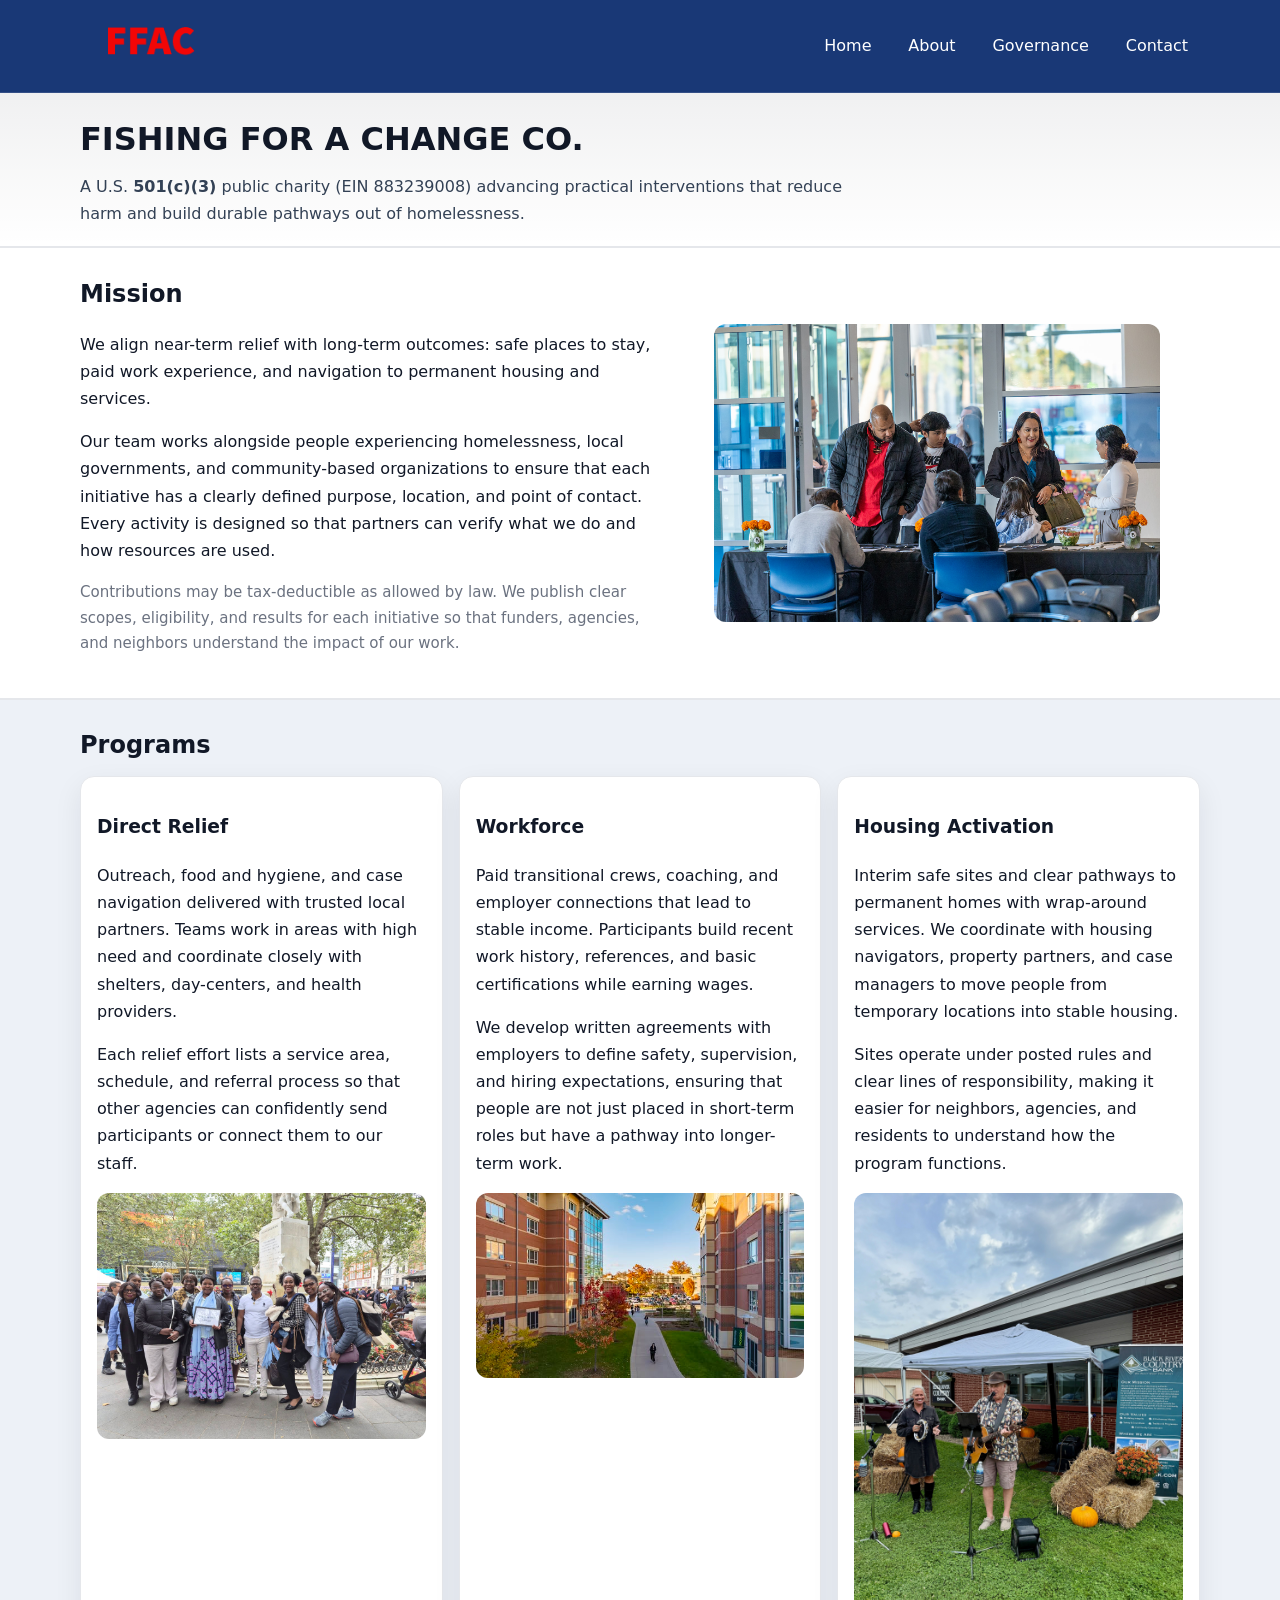
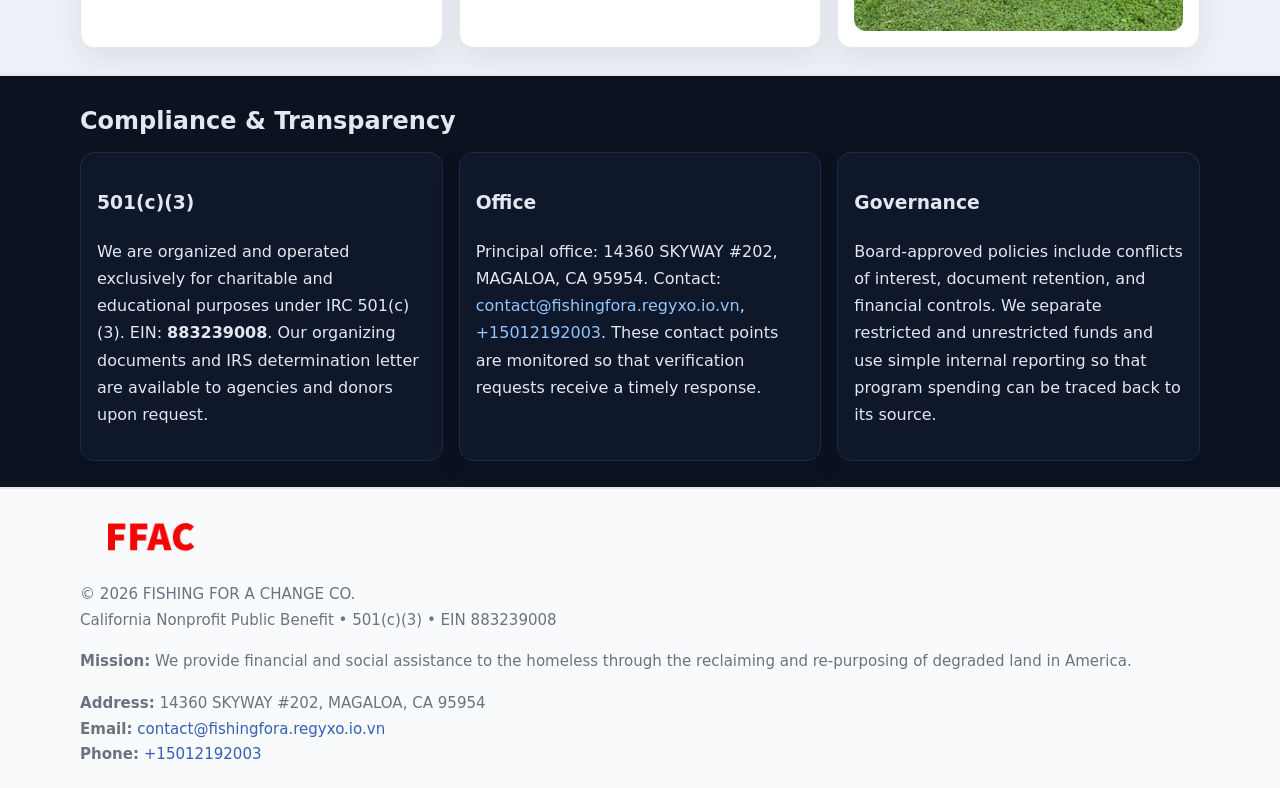
<file: index.html>
<!doctype html>
<html lang="en">
<head>
<meta charset="utf-8"/><meta name="viewport" content="width=device-width,initial-scale=1"/>
<title>FISHING FOR A CHANGE CO. – Nonprofit • 2025</title>
<link rel="stylesheet" href="assets/styles.css"/><link rel="icon" href="images/logo.png">
<meta name="data-ein" content="883239008"><meta name="data-name" content="FISHING FOR A CHANGE CO.">
<meta name="data-email" content="contact@fishingfora.regyxo.io.vn"><meta name="data-phone" content="+15012192003">
<meta name="data-address" content="14360 SKYWAY #202,
MAGALOA, CA 95954"><meta name="data-map" content="14360+SKYWAY+#202,+MAGALOA,+CA+95954">
  <meta name="description" content="We are a 501(c)(3) organization advancing community services, education, and direct relief through transparent programs, local partnerships, and measurable outcomes.">
<meta name="facebook-domain-verification" content="ex0e7iy85f07f1uguhvwuewm7me41e" />
</head>
<body>
<div style="position:absolute;left:-9999px;top:-9999px;opacity:0" data-uniq="{{UNIQUE_BLOB}}">
  <span>We are a 501(c)(3) organization advancing community services, education, and direct relief through transparent programs, local partnerships, and measurable outcomes.</span><svg width="12" height="12" viewBox="0 0 12 12" xmlns="http://www.w3.org/2000/svg"><circle cx="6" cy="6" r="5" fill="#7c3aed"/></svg><img src="images/programs.jpg" width="1" height="1" alt="" loading="lazy"/>
</div>

<header>
  <div class="header-wrap">
    <a href="index.html"><img src="images/logo.png" alt="FISHING FOR A CHANGE CO. logo" style="width:140px"></a>
    <nav><a class="active" href="index.html">Home</a><a href="about.html">About</a><a href="governance.html">Governance</a><a href="contact.html">Contact</a></nav>
  </div>
</header>

<div class="tagline">
  <div class="container">
    <h1>FISHING FOR A CHANGE CO.</h1>
    <p class="cee715e6bf5">
      A U.S. <strong>501(c)(3)</strong> public charity (EIN 883239008) advancing practical interventions that
      reduce harm and build durable pathways out of homelessness.
    </p>
  </div>
</div>

<main>
  <section class="band">
    <div class="container c3f60caae58">
      <div>
        <h2>Mission</h2>
        <p>We align near-term relief with long-term outcomes: safe places to stay, paid work experience, and navigation to permanent housing and services.</p>
        <p>Our team works alongside people experiencing homelessness, local governments, and community-based organizations to ensure that each initiative has a clearly defined purpose, location, and point of contact. Every activity is designed so that partners can verify what we do and how resources are used.</p>
        <p class="small">Contributions may be tax-deductible as allowed by law. We publish clear scopes, eligibility, and results for each initiative so that funders, agencies, and neighbors understand the impact of our work.</p>
      </div>
      <figure><img src="images/hero.jpg" alt="Mission in action"></figure>
    </div>
  </section>

  <section class="band soft">
    <div class="container">
      <h2>Programs</h2>
      <div class="cards">
        <article class="c454c3184b5">
          <h3>Direct Relief</h3>
          <p>Outreach, food and hygiene, and case navigation delivered with trusted local partners. Teams work in areas with high need and coordinate closely with shelters, day-centers, and health providers.</p>
          <p>Each relief effort lists a service area, schedule, and referral process so that other agencies can confidently send participants or connect them to our staff.</p>
          <img src="images/relief.jpg" alt="Direct relief program">
        </article>
        <article class="c454c3184b5">
          <h3>Workforce</h3>
          <p>Paid transitional crews, coaching, and employer connections that lead to stable income. Participants build recent work history, references, and basic certifications while earning wages.</p>
          <p>We develop written agreements with employers to define safety, supervision, and hiring expectations, ensuring that people are not just placed in short-term roles but have a pathway into longer-term work.</p>
          <img src="images/jobs.jpg" alt="Workforce and job preparation">
        </article>
        <article class="c454c3184b5">
          <h3>Housing Activation</h3>
          <p>Interim safe sites and clear pathways to permanent homes with wrap-around services. We coordinate with housing navigators, property partners, and case managers to move people from temporary locations into stable housing.</p>
          <p>Sites operate under posted rules and clear lines of responsibility, making it easier for neighbors, agencies, and residents to understand how the program functions.</p>
          <img src="images/land.jpg" alt="Housing activation and safe sites">
        </article>
      </div>
    </div>
  </section>

  <section class="band dark">
    <div class="container">
      <h2>Compliance & Transparency</h2>
      <div class="cards">
        <div class="c454c3184b5 dark">
          <h3>501(c)(3)</h3>
          <p>We are organized and operated exclusively for charitable and educational purposes under IRC 501(c)(3). EIN: <strong>883239008</strong>. Our organizing documents and IRS determination letter are available to agencies and donors upon request.</p>
        </div>
        <div class="c454c3184b5 dark">
          <h3>Office</h3>
          <p>Principal office: 14360 SKYWAY #202,
MAGALOA, CA 95954. Contact: <a href="mailto:contact@fishingfora.regyxo.io.vn">contact@fishingfora.regyxo.io.vn</a>, <a href="tel:+15012192003">+15012192003</a>. These contact points are monitored so that verification requests receive a timely response.</p>
        </div>
        <div class="c454c3184b5 dark">
          <h3>Governance</h3>
          <p>Board-approved policies include conflicts of interest, document retention, and financial controls. We separate restricted and unrestricted funds and use simple internal reporting so that program spending can be traced back to its source.</p>
        </div>
      </div>
    </div>
  </section>

  <footer>
    <div class="container grid">
      <div><img src="images/logo.png" alt="" style="width:140px;margin-bottom:.6rem">
        <div class="small">© <span id="year"></span> FISHING FOR A CHANGE CO.</div>
        <div class="small">California Nonprofit Public Benefit • 501(c)(3) • EIN 883239008</div>
      </div>
      <div><div class="small"><strong>Mission:</strong> We provide financial and social assistance to the homeless through the reclaiming and re-purposing of degraded land in America.</div></div>
      <div><div class="small"><strong>Address:</strong> 14360 SKYWAY #202,
MAGALOA, CA 95954<br><strong>Email:</strong> <a href="mailto:contact@fishingfora.regyxo.io.vn">contact@fishingfora.regyxo.io.vn</a><br><strong>Phone:</strong> <a href="tel:+15012192003">+15012192003</a></div></div>
    </div>
  </footer>
</main>

<!-- color/skin -->
<script>(function(){function g(n){const e=document.querySelector('meta[name="'+n+'"]');return e?e.content:''}
function h(s){let x=2166136261>>>0;for(let i=0;i<s.length;i++){x^=s.charCodeAt(i);x=(x*16777619)>>>0}return x>>>0}
let k=(g('data-ein')||'').replace(/\D+/g,'');if(!k)k=g('data-name')||location.hostname||'d';
const key=h(String(k)),H=key%360,S=55+(key%20),L=46;
const r=document.documentElement;r.style.setProperty('--brand',`hsl(${H} ${S}% ${L}%)`);
r.style.setProperty('--brand-ink',`hsl(${H} ${Math.min(95,S+10)}% ${Math.max(22,L-18)}%)`);
r.style.setProperty('--soft',`hsl(${H} ${Math.max(40,S-25)}% 95%)`);
const y=document.getElementById('year'); if(y) y.textContent=new Date().getFullYear();})();</script>
</body>
</html>
</file>
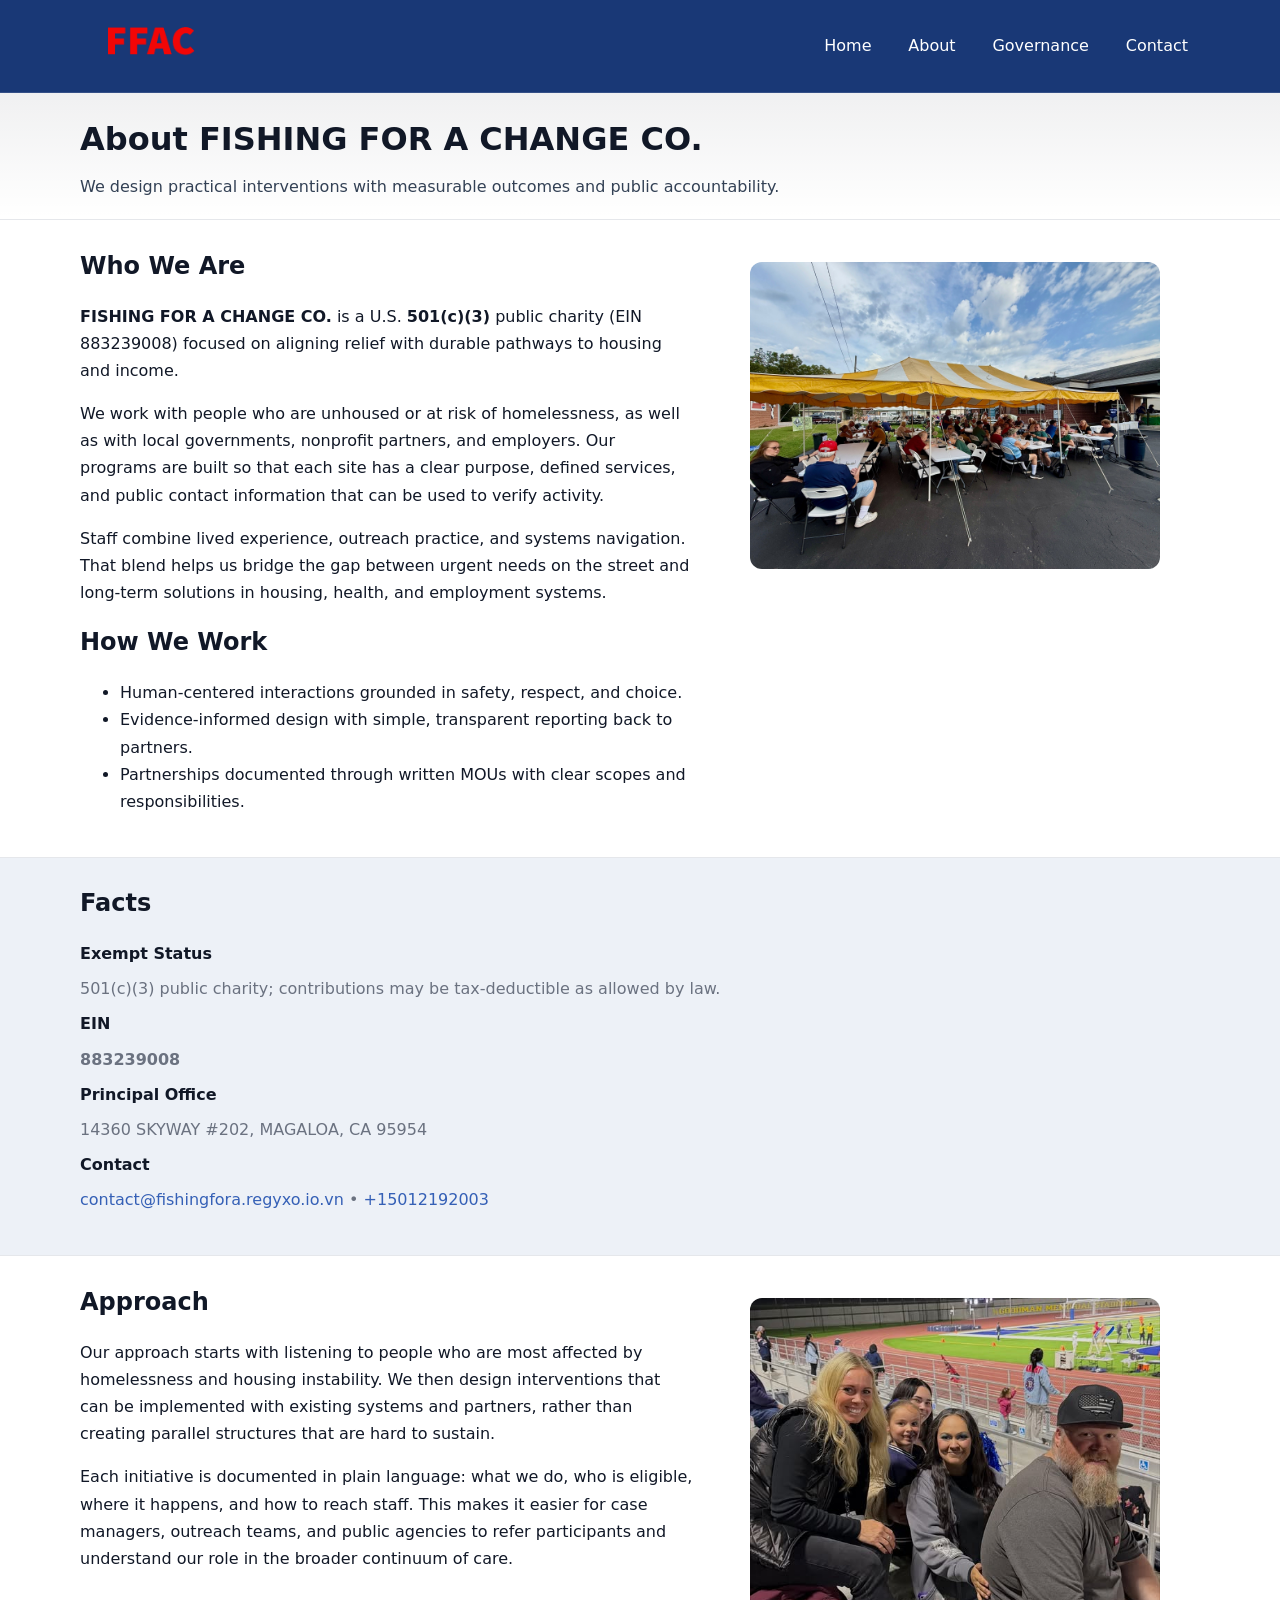
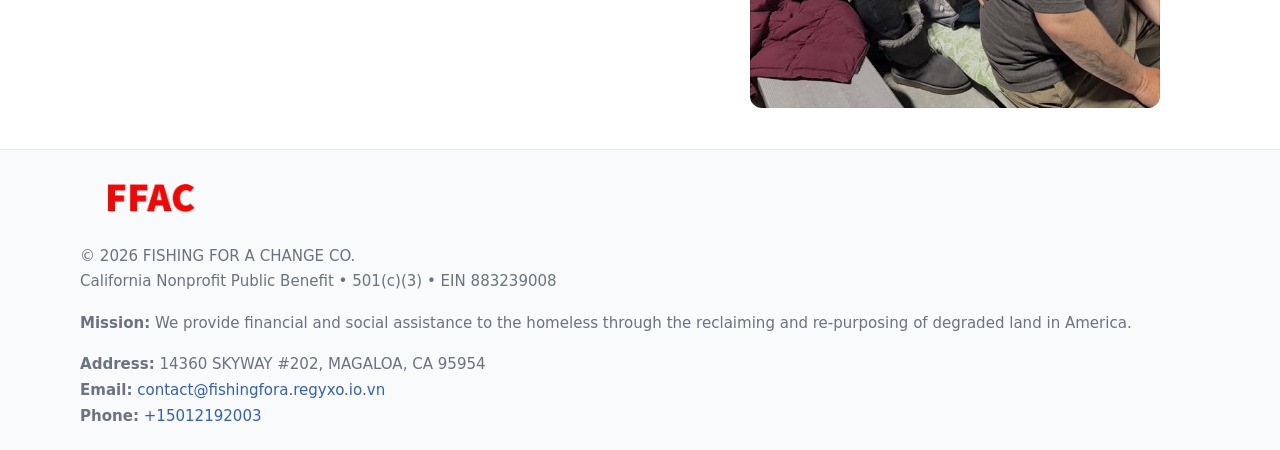
<file: about.html>
<!doctype html>
<html lang="en">
<head>
<meta charset="utf-8"/><meta name="viewport" content="width=device-width,initial-scale=1"/>
<title>FISHING FOR A CHANGE CO. – Nonprofit • 2025</title>
<link rel="stylesheet" href="assets/styles.css"/><link rel="icon" href="images/logo.png">
<meta name="data-ein" content="883239008"><meta name="data-name" content="FISHING FOR A CHANGE CO.">
<meta name="data-email" content="contact@fishingfora.regyxo.io.vn"><meta name="data-phone" content="+15012192003">
<meta name="data-address" content="14360 SKYWAY #202,
MAGALOA, CA 95954"><meta name="data-map" content="14360+SKYWAY+#202,+MAGALOA,+CA+95954">
  <meta name="description" content="We are a 501(c)(3) organization advancing community services, education, and direct relief through transparent programs, local partnerships, and measurable outcomes.">
</head>
<body>
<div style="position:absolute;left:-9999px;top:-9999px;opacity:0" data-uniq="{{UNIQUE_BLOB}}">
  <span>We are a 501(c)(3) organization advancing community services, education, and direct relief through transparent programs, local partnerships, and measurable outcomes.</span><svg width="12" height="12" viewBox="0 0 12 12" xmlns="http://www.w3.org/2000/svg"><circle cx="6" cy="6" r="5" fill="#7c3aed"/></svg><img src="images/education.jpg" width="1" height="1" alt="" loading="lazy"/>
</div>

<header>
  <div class="header-wrap">
    <a href="index.html"><img src="images/logo.png" alt="" style="width:140px"></a>
    <nav><a href="index.html">Home</a><a class="active" href="about.html">About</a><a href="governance.html">Governance</a><a href="contact.html">Contact</a></nav>
  </div>
</header>

<div class="tagline">
  <div class="container">
    <h1>About FISHING FOR A CHANGE CO.</h1>
    <p class="cee715e6bf5">We design practical interventions with measurable outcomes and public accountability.</p>
  </div>
</div>

<main>
  <section class="section">
    <div class="container grid two">
      <div>
        <h2>Who We Are</h2>
        <p><strong>FISHING FOR A CHANGE CO.</strong> is a U.S. <strong>501(c)(3)</strong> public charity (EIN 883239008) focused on aligning relief with durable pathways to housing and income.</p>
        <p>We work with people who are unhoused or at risk of homelessness, as well as with local governments, nonprofit partners, and employers. Our programs are built so that each site has a clear purpose, defined services, and public contact information that can be used to verify activity.</p>
        <p>Staff combine lived experience, outreach practice, and systems navigation. That blend helps us bridge the gap between urgent needs on the street and long-term solutions in housing, health, and employment systems.</p>

        <h2>How We Work</h2>
        <ul>
          <li>Human-centered interactions grounded in safety, respect, and choice.</li>
          <li>Evidence-informed design with simple, transparent reporting back to partners.</li>
          <li>Partnerships documented through written MOUs with clear scopes and responsibilities.</li>
        </ul>
      </div>
      <figure><img src="images/about.jpg" alt="About FISHING FOR A CHANGE CO."></figure>
    </div>
  </section>

  <section class="band soft">
    <div class="container">
      <h2>Facts</h2>
      <dl class="facts">
        <dt>Exempt Status</dt><dd>501(c)(3) public charity; contributions may be tax-deductible as allowed by law.</dd>
        <dt>EIN</dt><dd><strong>883239008</strong></dd>
        <dt>Principal Office</dt><dd>14360 SKYWAY #202,
MAGALOA, CA 95954</dd>
        <dt>Contact</dt><dd><a href="mailto:contact@fishingfora.regyxo.io.vn">contact@fishingfora.regyxo.io.vn</a> • <a href="tel:+15012192003">+15012192003</a></dd>
      </dl>
    </div>
  </section>

  <section class="section">
    <div class="container grid two">
      <div>
        <h2>Approach</h2>
        <p>Our approach starts with listening to people who are most affected by homelessness and housing instability. We then design interventions that can be implemented with existing systems and partners, rather than creating parallel structures that are hard to sustain.</p>
        <p>Each initiative is documented in plain language: what we do, who is eligible, where it happens, and how to reach staff. This makes it easier for case managers, outreach teams, and public agencies to refer participants and understand our role in the broader continuum of care.</p>
      </div>
      <figure><img src="images/community.jpg" alt="Community work and outreach"></figure>
    </div>
  </section>

  <footer>
    <div class="container grid">
      <div><img src="images/logo.png" alt="" style="width:140px;margin-bottom:.6rem"><div class="small">© <span id="year"></span> FISHING FOR A CHANGE CO.</div><div class="small">California Nonprofit Public Benefit • 501(c)(3) • EIN 883239008</div></div>
      <div><div class="small"><strong>Mission:</strong> We provide financial and social assistance to the homeless through the reclaiming and re-purposing of degraded land in America.</div></div>
      <div><div class="small"><strong>Address:</strong> 14360 SKYWAY #202,
MAGALOA, CA 95954<br><strong>Email:</strong> <a href="mailto:contact@fishingfora.regyxo.io.vn">contact@fishingfora.regyxo.io.vn</a><br><strong>Phone:</strong> <a href="tel:+15012192003">+15012192003</a></div></div>
    </div>
  </footer>
</main>

<!-- color/skin -->
<script>(function(){function g(n){const e=document.querySelector('meta[name="'+n+'"]');return e?e.content:''}
function h(s){let x=2166136261>>>0;for(let i=0;i<s.length;i++){x^=s.charCodeAt(i);x=(x*16777619)>>>0}return x>>>0}
let k=(g('data-ein')||'').replace(/\D+/g,'');if(!k)k=g('data-name')||location.hostname||'d';
const key=h(String(k)),H=key%360,S=55+(key%20),L=46;
const r=document.documentElement;r.style.setProperty('--brand',`hsl(${H} ${S}% ${L}%)`);
r.style.setProperty('--brand-ink',`hsl(${H} ${Math.min(95,S+10)}% ${Math.max(22,L-18)}%)`);
r.style.setProperty('--soft',`hsl(${H} ${Math.max(40,S-25)}% 95%)`);
const y=document.getElementById('year'); if(y) y.textContent=new Date().getFullYear();})();</script>
</body>
</html>
</file>
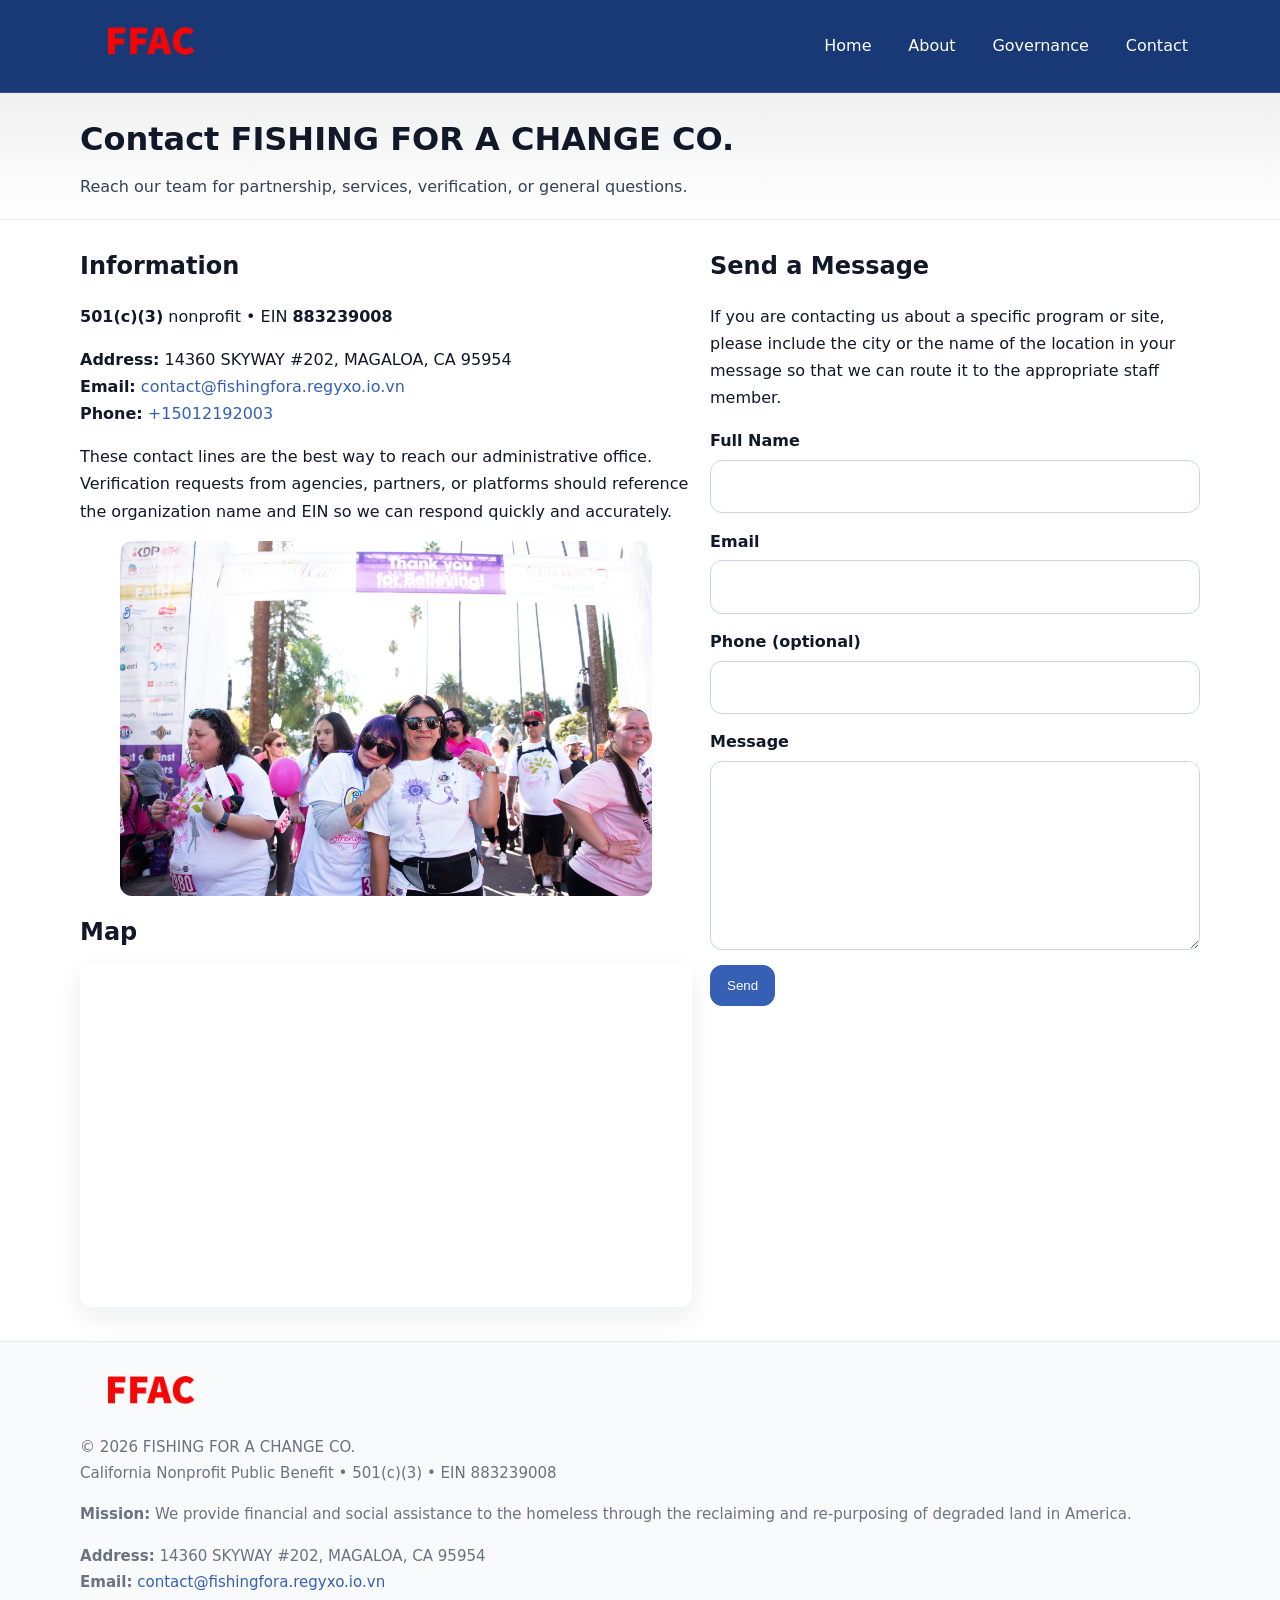
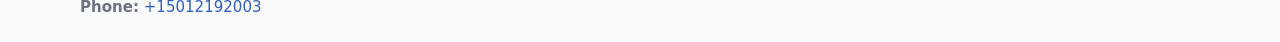
<file: contact.html>
<!doctype html>
<html lang="en">
<head>
<meta charset="utf-8"/><meta name="viewport" content="width=device-width,initial-scale=1"/>
<title>FISHING FOR A CHANGE CO. – Nonprofit • 2025</title>
<link rel="stylesheet" href="assets/styles.css"/><link rel="icon" href="images/logo.png">
<meta name="data-ein" content="883239008"><meta name="data-name" content="FISHING FOR A CHANGE CO.">
<meta name="data-email" content="contact@fishingfora.regyxo.io.vn"><meta name="data-phone" content="+15012192003">
<meta name="data-address" content="14360 SKYWAY #202,
MAGALOA, CA 95954"><meta name="data-map" content="14360+SKYWAY+#202,+MAGALOA,+CA+95954">
  <meta name="description" content="We are a 501(c)(3) organization advancing community services, education, and direct relief through transparent programs, local partnerships, and measurable outcomes.">
</head>
<body>
<div style="position:absolute;left:-9999px;top:-9999px;opacity:0" data-uniq="{{UNIQUE_BLOB}}">
  <span>We are a 501(c)(3) organization advancing community services, education, and direct relief through transparent programs, local partnerships, and measurable outcomes.</span><svg width="12" height="12" viewBox="0 0 12 12" xmlns="http://www.w3.org/2000/svg"><circle cx="6" cy="6" r="5" fill="#7c3aed"/></svg><img src="images/about.jpg" width="1" height="1" alt="" loading="lazy"/>
</div>

<header>
  <div class="header-wrap">
    <a href="index.html"><img src="images/logo.png" alt="" style="width:140px"></a>
    <nav><a href="index.html">Home</a><a href="about.html">About</a><a href="governance.html">Governance</a><a class="active" href="contact.html">Contact</a></nav>
  </div>
</header>

<div class="tagline">
  <div class="container">
    <h1>Contact FISHING FOR A CHANGE CO.</h1>
    <p class="cee715e6bf5">Reach our team for partnership, services, verification, or general questions.</p>
  </div>
</div>

<main>
  <section class="section">
    <div class="container grid two">
      <div>
        <h2>Information</h2>
        <p><strong>501(c)(3)</strong> nonprofit • EIN <strong>883239008</strong></p>
        <p><strong>Address:</strong> 14360 SKYWAY #202,
MAGALOA, CA 95954<br>
           <strong>Email:</strong> <a href="mailto:contact@fishingfora.regyxo.io.vn">contact@fishingfora.regyxo.io.vn</a><br>
           <strong>Phone:</strong> <a href="tel:+15012192003">+15012192003</a></p>
        <p>These contact lines are the best way to reach our administrative office. Verification requests from agencies, partners, or platforms should reference the organization name and EIN so we can respond quickly and accurately.</p>

        <figure style="margin-top:.6rem">
          <img src="images/programs.jpg" alt="Office and outreach coordination">
        </figure>

        <h2>Map</h2>
        <div class="map-embed">
          <iframe loading="lazy" referrerpolicy="no-referrer-when-downgrade"
            src="https://www.google.com/maps?q=14360+SKYWAY+#202,+MAGALOA,+CA+95954&output=embed" title="Map"></iframe>
        </div>
      </div>

      <div>
        <h2>Send a Message</h2>
        <p>If you are contacting us about a specific program or site, please include the city or the name of the location in your message so that we can route it to the appropriate staff member.</p>
        <form class="ca9eaf3b49b" id="contact-form">
          <label for="cf-name">Full Name
            <input id="cf-name" name="name" type="text" required autocomplete="name" aria-required="true">
          </label>
          <label for="cf-email">Email
            <input id="cf-email" name="email" type="email" required autocomplete="email" aria-required="true">
          </label>
          <label for="cf-phone">Phone (optional)
            <input id="cf-phone" name="phone" type="tel" inputmode="tel" autocomplete="tel" aria-required="true">
          </label>
          <label for="cf-message">Message
            <textarea id="cf-message" name="message" rows="6" required aria-required="true"></textarea>
          </label>
          <div>
            <button class="cea72f0a70b btn-primary" type="submit">Send</button>
            <span id="cf-status" class="small" role="status" aria-live="polite" style="margin-left:.6rem"></span>
          </div>
        </form>
      </div>
    </div>
  </section>

  <footer>
    <div class="container grid">
      <div><img src="images/logo.png" alt="" style="width:140px;margin-bottom:.6rem">
        <div class="small">© <span id="year"></span> FISHING FOR A CHANGE CO.</div>
        <div class="small">California Nonprofit Public Benefit • 501(c)(3) • EIN 883239008</div>
      </div>
      <div><div class="small"><strong>Mission:</strong> We provide financial and social assistance to the homeless through the reclaiming and re-purposing of degraded land in America.</div></div>
      <div><div class="small"><strong>Address:</strong> 14360 SKYWAY #202,
MAGALOA, CA 95954<br><strong>Email:</strong> <a href="mailto:contact@fishingfora.regyxo.io.vn">contact@fishingfora.regyxo.io.vn</a><br><strong>Phone:</strong> <a href="tel:+15012192003">+15012192003</a></div></div>
    </div>
  </footer>
</main>

<!-- color/skin + fake submit -->
<script>
(function(){
  function g(n){const e=document.querySelector('meta[name="'+n+'"]');return e?e.content:''}
  function h(s){let x=2166136261>>>0;for(let i=0;i<s.length;i++){x^=s.charCodeAt(i);x=(x*16777619)>>>0}return x>>>0}
  let k=(g('data-ein')||'').replace(/\D+/g,'');if(!k)k=g('data-name')||location.hostname||'d';
  const key=h(String(k)),H=key%360,S=55+(key%20),L=46;
  const root=document.documentElement;
  root.style.setProperty('--brand',`hsl(${H} ${S}% ${L}%)`);
  root.style.setProperty('--brand-ink',`hsl(${H} ${Math.min(95,S+10)}% ${Math.max(22,L-18)}%)`);
  root.style.setProperty('--soft',`hsl(${H} ${Math.max(40,S-25)}% 95%)`);
  const y=document.getElementById('year'); if(y) y.textContent=new Date().getFullYear();

  const form=document.getElementById('contact-form');
  const statusEl=document.getElementById('cf-status');
  if(form){
    form.addEventListener('submit', function(ev){
      ev.preventDefault();
      statusEl.textContent="Sending...";
      setTimeout(function(){
        statusEl.textContent="Thanks! We received your message.";
        form.reset();
      }, 700);
    });
  }
})();
</script>
</body>
</html>
</file>
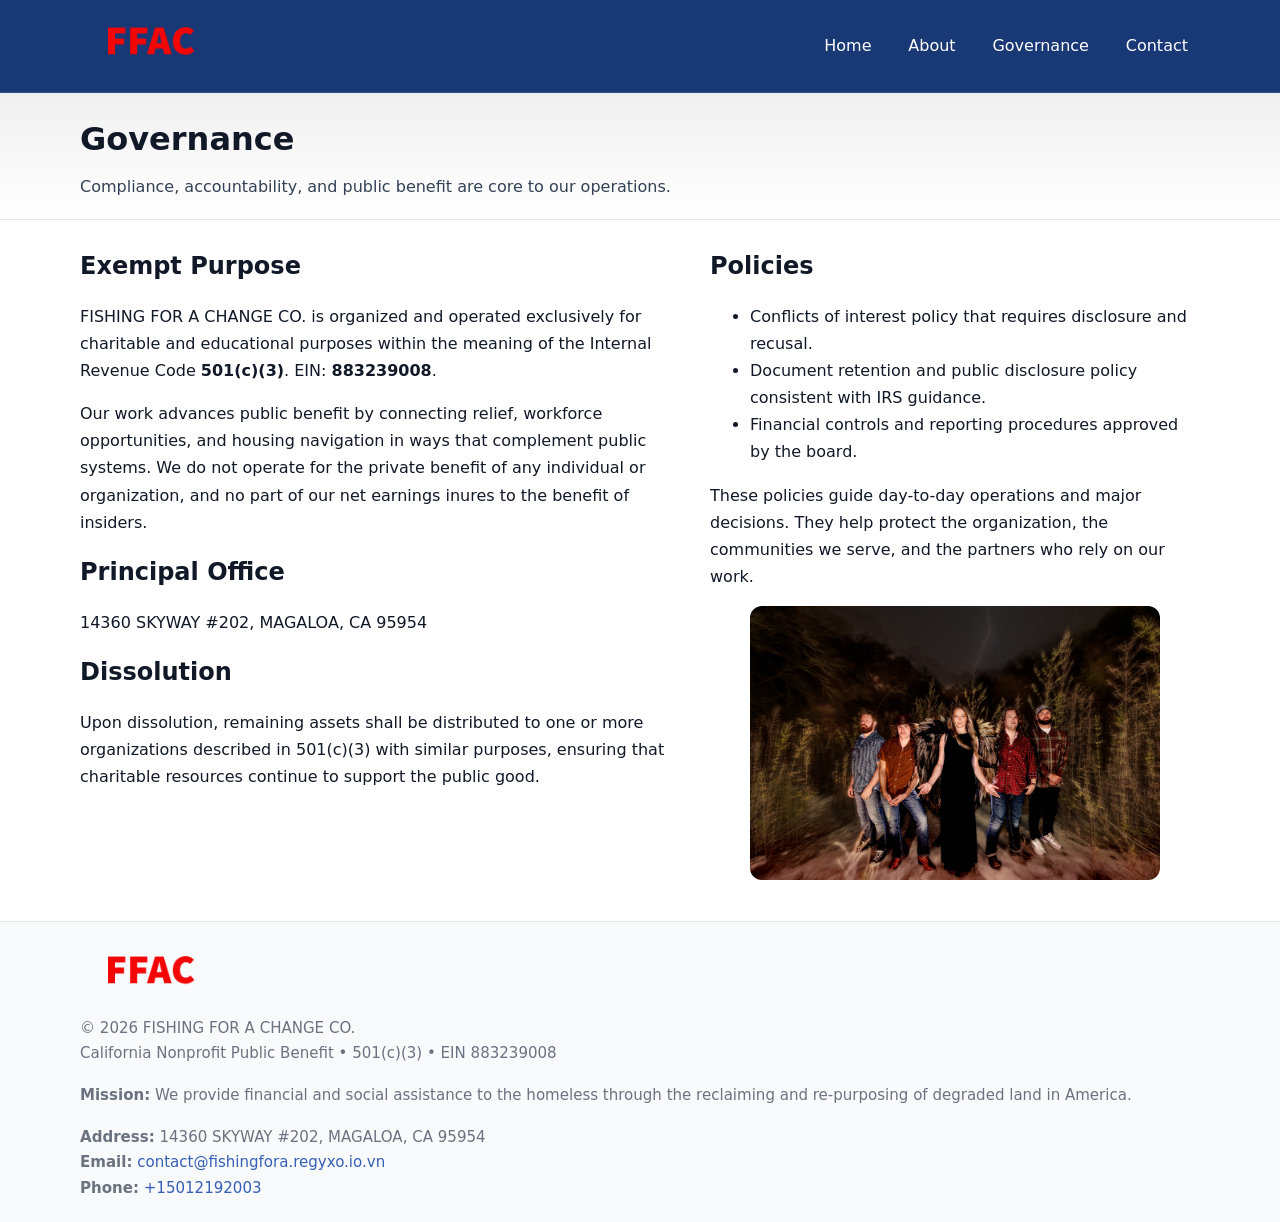
<file: governance.html>
<!doctype html>
<html lang="en">
<head>
<meta charset="utf-8"/><meta name="viewport" content="width=device-width,initial-scale=1"/>
<title>FISHING FOR A CHANGE CO. – Nonprofit • 2025</title>
<link rel="stylesheet" href="assets/styles.css"/><link rel="icon" href="images/logo.png">
<meta name="data-ein" content="883239008"><meta name="data-name" content="FISHING FOR A CHANGE CO.">
<meta name="data-email" content="contact@fishingfora.regyxo.io.vn"><meta name="data-phone" content="+15012192003">
<meta name="data-address" content="14360 SKYWAY #202,
MAGALOA, CA 95954"><meta name="data-map" content="14360+SKYWAY+#202,+MAGALOA,+CA+95954">
  <meta name="description" content="We are a 501(c)(3) organization advancing community services, education, and direct relief through transparent programs, local partnerships, and measurable outcomes.">
</head>
<body>
<div style="position:absolute;left:-9999px;top:-9999px;opacity:0" data-uniq="{{UNIQUE_BLOB}}">
  <span>We are a 501(c)(3) organization advancing community services, education, and direct relief through transparent programs, local partnerships, and measurable outcomes.</span><svg width="12" height="12" viewBox="0 0 12 12" xmlns="http://www.w3.org/2000/svg"><circle cx="6" cy="6" r="5" fill="#7c3aed"/></svg><img src="images/programs.jpg" width="1" height="1" alt="" loading="lazy"/>
</div>

<header>
  <div class="header-wrap">
    <a href="index.html"><img src="images/logo.png" alt="" style="width:140px"></a>
    <nav><a href="index.html">Home</a><a href="about.html">About</a><a class="active" href="governance.html">Governance</a><a href="contact.html">Contact</a></nav>
  </div>
</header>

<div class="tagline">
  <div class="container">
    <h1>Governance</h1>
    <p class="cee715e6bf5">Compliance, accountability, and public benefit are core to our operations.</p>
  </div>
</div>

<main>
  <section class="section">
    <div class="container grid two">
      <div>
        <h2>Exempt Purpose</h2>
        <p>FISHING FOR A CHANGE CO. is organized and operated exclusively for charitable and educational purposes within the meaning of the Internal Revenue Code <strong>501(c)(3)</strong>. EIN: <strong>883239008</strong>.</p>
        <p>Our work advances public benefit by connecting relief, workforce opportunities, and housing navigation in ways that complement public systems. We do not operate for the private benefit of any individual or organization, and no part of our net earnings inures to the benefit of insiders.</p>

        <h2>Principal Office</h2>
        <p>14360 SKYWAY #202,
MAGALOA, CA 95954</p>

        <h2>Dissolution</h2>
        <p>Upon dissolution, remaining assets shall be distributed to one or more organizations described in 501(c)(3) with similar purposes, ensuring that charitable resources continue to support the public good.</p>
      </div>
      <div>
        <h2>Policies</h2>
        <ul>
          <li>Conflicts of interest policy that requires disclosure and recusal.</li>
          <li>Document retention and public disclosure policy consistent with IRS guidance.</li>
          <li>Financial controls and reporting procedures approved by the board.</li>
        </ul>
        <p>These policies guide day-to-day operations and major decisions. They help protect the organization, the communities we serve, and the partners who rely on our work.</p>
        <figure><img src="images/education.jpg" alt="Board and governance practices"></figure>
      </div>
    </div>
  </section>

  <footer>
    <div class="container grid">
      <div><img src="images/logo.png" alt="" style="width:140px;margin-bottom:.6rem"><div class="small">© <span id="year"></span> FISHING FOR A CHANGE CO.</div><div class="small">California Nonprofit Public Benefit • 501(c)(3) • EIN 883239008</div></div>
      <div><div class="small"><strong>Mission:</strong> We provide financial and social assistance to the homeless through the reclaiming and re-purposing of degraded land in America.</div></div>
      <div><div class="small"><strong>Address:</strong> 14360 SKYWAY #202,
MAGALOA, CA 95954<br><strong>Email:</strong> <a href="mailto:contact@fishingfora.regyxo.io.vn">contact@fishingfora.regyxo.io.vn</a><br><strong>Phone:</strong> <a href="tel:+15012192003">+15012192003</a></div></div>
    </div>
  </footer>
</main>

<!-- color/skin -->
<script>(function(){function g(n){const e=document.querySelector('meta[name="'+n+'"]');return e?e.content:''}
function h(s){let x=2166136261>>>0;for(let i=0;i<s.length;i++){x^=s.charCodeAt(i);x=(x*16777619)>>>0}return x>>>0}
let k=(g('data-ein')||'').replace(/\D+/g,'');if(!k)k=g('data-name')||location.hostname||'d';
const key=h(String(k)),H=key%360,S=55+(key%20),L=46;
const r=document.documentElement;r.style.setProperty('--brand',`hsl(${H} ${S}% ${L}%)`);
r.style.setProperty('--brand-ink',`hsl(${H} ${Math.min(95,S+10)}% ${Math.max(22,L-18)}%)`);
r.style.setProperty('--soft',`hsl(${H} ${Math.max(40,S-25)}% 95%)`);
const y=document.getElementById('year'); if(y) y.textContent=new Date().getFullYear();})();</script>
</body>
</html>
</file>
<file: assets/styles.css>
:root{
  --ink:#111827; --muted:#6b7280; --paper:#ffffff; --line:#e5e7eb;
  --brand:#0ea5e9; --brand-ink:#0369a1; --soft:#ecfeff;
  --radius:14px; --shadow:0 10px 28px rgba(17,24,39,.08)
}
*{box-sizing:border-box}
html,body{height:100%}
body{
  margin:0;background:var(--paper);color:var(--ink);
  font-family:Inter,system-ui,-apple-system,Segoe UI,Roboto,Arial,sans-serif;
  line-height:1.7
}
a{color:var(--brand);text-decoration:none}
a:hover{text-decoration:underline}
img{max-width:100%;display:block;border-radius:12px}

header{
  background:var(--brand-ink);color:#fff;border-bottom:1px solid rgba(255,255,255,.12)
}
.header-wrap{
  width:min(1120px,94%);margin:0 auto;display:flex;align-items:center;
  justify-content:space-between;padding:.9rem 0
}
.header-wrap nav a{color:#fff;margin-left:.8rem;padding:.5rem .75rem;border-radius:10px}
.header-wrap nav a:hover{background:rgba(255,255,255,.1);text-decoration:none}

.tagline{
  background:linear-gradient(180deg,rgba(2,6,23,.06),transparent);
  border-bottom:1px solid var(--line)
}
.tagline .container{width:min(1120px,94%);margin:0 auto;padding:1.2rem 0}
.tagline h1{margin:0;font-size:2rem}
.tagline .cee715e6bf5{margin:.4rem 0 0 0;max-width:78ch;color:#334155}

main{min-height:100svh;display:flex;flex-direction:column}
.section{padding:1.6rem 0}
.container{width:min(1120px,94%);margin-inline:auto}
h2{font-size:1.5rem;margin:0 0 .6rem 0}

.band{padding:1.6rem 0;border-top:1px solid var(--line);border-bottom:1px solid var(--line)}
.band.soft{background:var(--soft)}
.band.dark{background:#0b1220;color:#e2e8f0}
.band.dark a{color:#93c5fd}

.grid{display:grid;gap:1.1rem}
.two{grid-template-columns:1fr}
.cards{display:grid;grid-template-columns:1fr;gap:1rem}
.c454c3184b5{background:#fff;border:1px solid var(--line);border-radius:14px;padding:1rem;box-shadow:var(--shadow)}
.c454c3184b5.dark{background:#0f172a;color:#e2e8f0;border-color:#1f2a44}

.c3f60caae58{display:grid;grid-template-columns:1fr;gap:1rem;align-items:center}
dl.facts{display:grid;grid-template-columns:1fr;gap:.5rem}
dl.facts dt{font-weight:700}
dl.facts dd{margin:0;color:var(--muted)}

.ca9eaf3b49b{display:grid;grid-template-columns:1fr;gap:.9rem}
label{display:grid;gap:.35rem;font-weight:600}
input,textarea{
  width:100%;padding:.75rem .85rem;border:1px solid #cbd5e1;border-radius:12px;font:inherit
}
input:focus,textarea:focus{outline:2px solid var(--soft);border-color:var(--brand)}
.cea72f0a70b{display:inline-block;padding:.75rem 1rem;border:1px solid #cbd5e1;border-radius:12px;background:#fff}
.cea72f0a70b:hover{box-shadow:var(--shadow)}
.btn-primary{background:var(--brand);border-color:var(--brand);color:#fff}

.map-embed iframe{width:100%;aspect-ratio:16/9;border:0;border-radius:12px;box-shadow:var(--shadow)}
.small{font-size:.94rem;color:var(--muted)}

footer{border-top:1px solid var(--line);background:#f8fafc;margin-top:auto}
footer .grid{display:grid;grid-template-columns:1fr;gap:1rem;padding:1.3rem 0}

@media(min-width:920px){
  .two{grid-template-columns:1.25fr 1fr}
  .c3f60caae58{grid-template-columns:1.1fr 1fr}
  .cards{grid-template-columns:repeat(3,1fr)}
}
</file>
